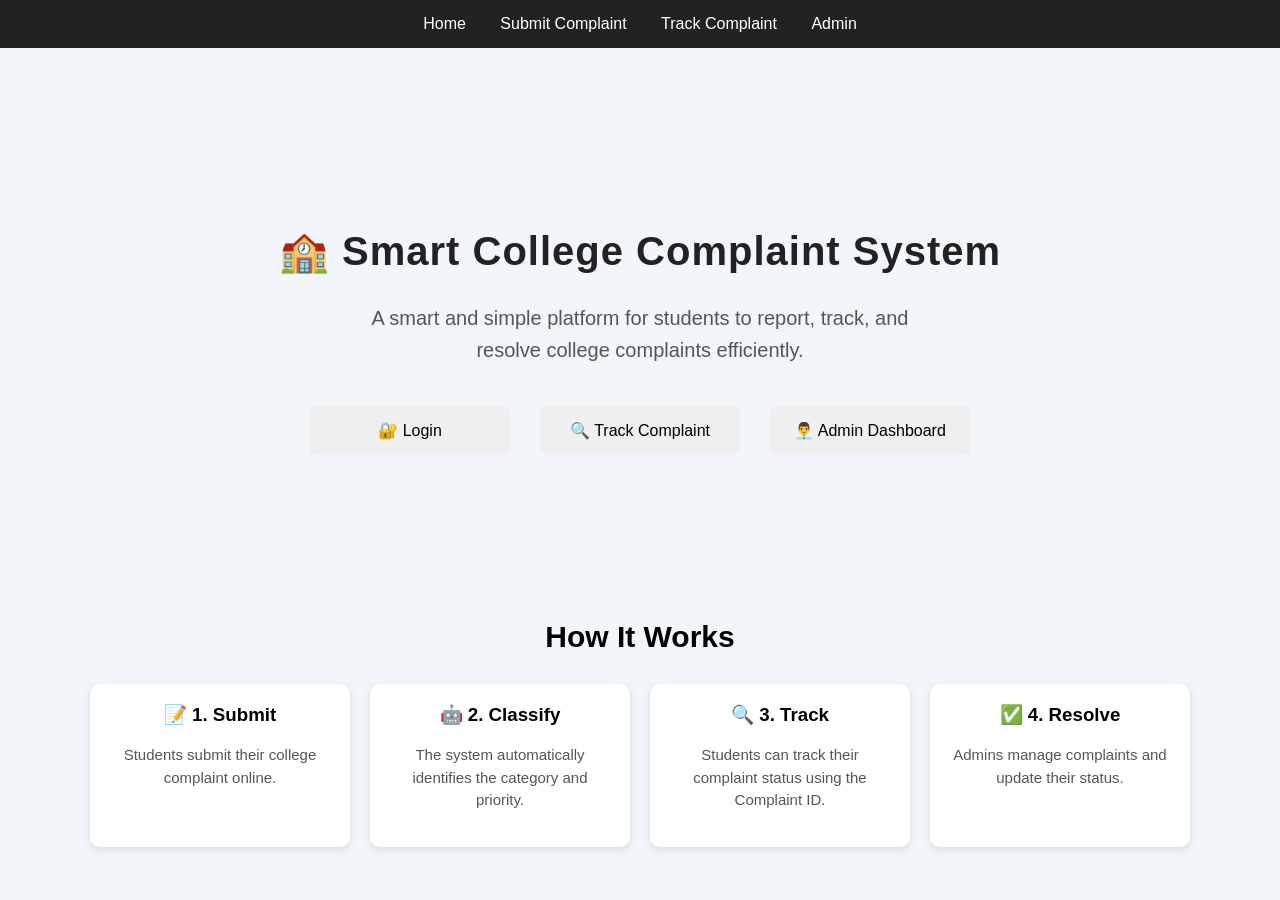
<file: index.html>
<!DOCTYPE html>
<html>
<head>
    <title>Smart College Complaint System</title>
    <link rel="stylesheet" href="style.css">
</head>

<body>

    <nav>
        <a href="index.html">Home</a>
        <a href="student.html">Submit Complaint</a>
        <a href="track.html">Track Complaint</a>
        <a href="admin.html">Admin</a>
    </nav>

    <div class="hero">

        <h1>🏫 Smart College Complaint System</h1>

       <p>
    A smart and simple platform for students to report,
    track, and resolve college complaints efficiently.
</p>

        <div class="buttons">

           <button onclick="window.location.href='login.html'">
                  🔐 Login
              </button>
            

            <button onclick="window.location.href='track.html'">
                🔍 Track Complaint
            </button>

            <button onclick="window.location.href='admin.html'">
                👨‍💼 Admin Dashboard
            </button>

        </div>

    </div>
    <div class="how-it-works">

    <h2>How It Works</h2>

    <div class="steps">

        <div class="step">
            <h3>📝 1. Submit</h3>
            <p>Students submit their college complaint online.</p>
        </div>

        <div class="step">
            <h3>🤖 2. Classify</h3>
            <p>The system automatically identifies the category and priority.</p>
        </div>

        <div class="step">
            <h3>🔍 3. Track</h3>
            <p>Students can track their complaint status using the Complaint ID.</p>
        </div>

        <div class="step">
            <h3>✅ 4. Resolve</h3>
            <p>Admins manage complaints and update their status.</p>
        </div>

    </div>

</div>

</body>
</html>
</file>
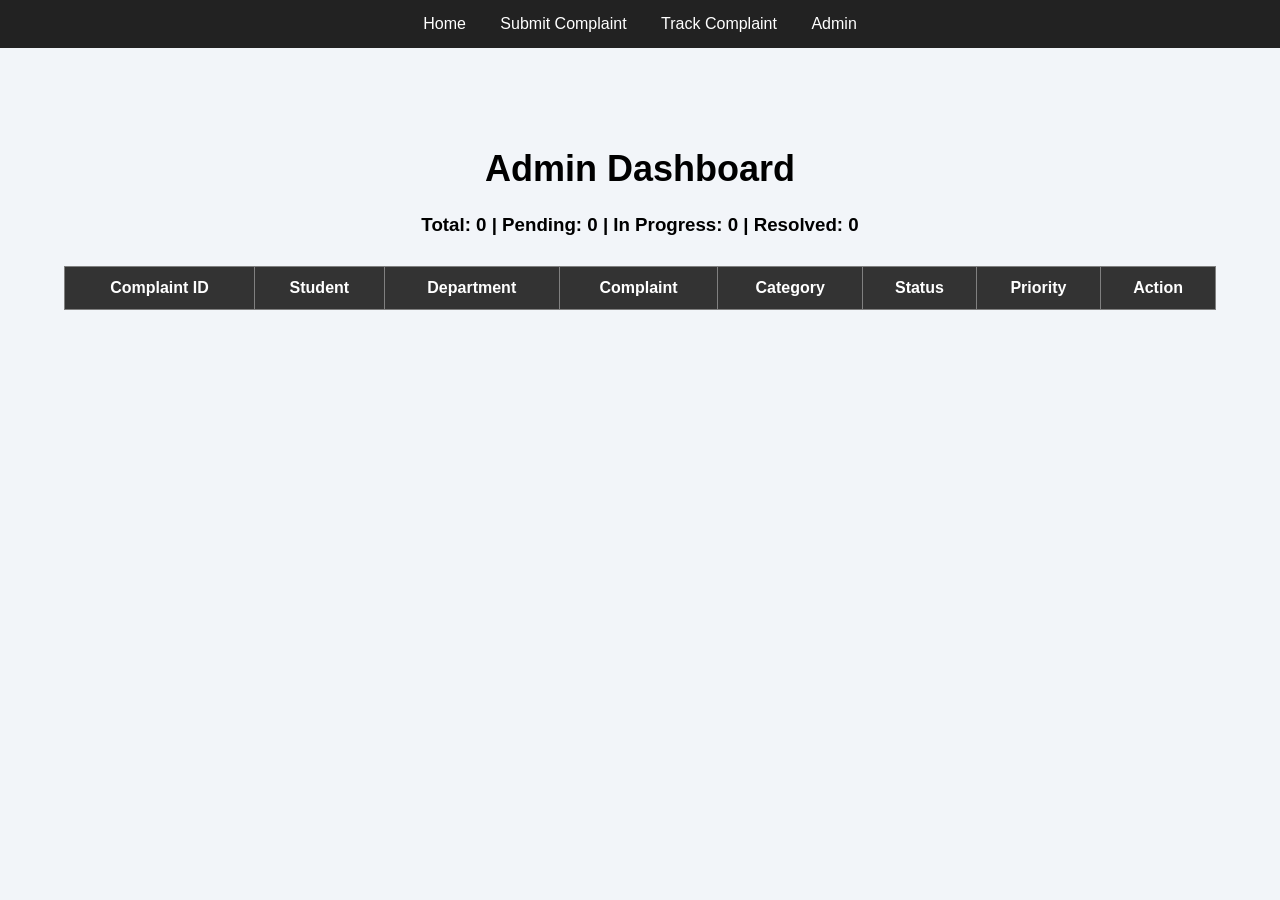
<file: admin.html>
<!DOCTYPE html>
<html>

<head>
    <title>Admin Dashboard</title>
    <link rel="stylesheet" href="style.css">
</head>

<body>
    <nav>

    <a href="index.html">Home</a>

    <a href="student.html">Submit Complaint</a>

    <a href="track.html">Track Complaint</a>

    <a href="admin.html">Admin</a>

</nav>

    <h1>Admin Dashboard</h1>

    <div id="summary"></div>

    <table border="1" cellpadding="10" align="center">

        <thead>
            <tr>
                <th>Complaint ID</th>
                <th>Student</th>
                <th>Department</th>
                <th>Complaint</th>
                <th>Category</th>
                <th>Status</th>
                <th>Priority</th>
                <th>Action</th>
            </tr>
        </thead>

        <tbody id="complaintTable">
        </tbody>

    </table>

    <script>

        let complaints =
            JSON.parse(localStorage.getItem("complaints")) || [];

        let table =
            document.getElementById("complaintTable");


        // Show dashboard summary
        function showSummary() {

            let total = complaints.length;

            let pending = complaints.filter(function(item) {
                return item.status === "Pending";
            }).length;

            let progress = complaints.filter(function(item) {
                return item.status === "In Progress";
            }).length;

            let resolved = complaints.filter(function(item) {
                return item.status === "Resolved";
            }).length;

            document.getElementById("summary").innerHTML =
                "<h3>Total: " + total +
                " | Pending: " + pending +
                " | In Progress: " + progress +
                " | Resolved: " + resolved +
                "</h3>";
        }


        // Display complaints
        function displayComplaints() {

            table.innerHTML = "";

            complaints.forEach(function(item, index) {

                let row = table.insertRow();

                row.insertCell(0).innerText = item.id;
                row.insertCell(1).innerText = item.name;
                row.insertCell(2).innerText = item.department;
                row.insertCell(3).innerText = item.complaint;
                row.insertCell(4).innerText = item.category;
                let statusCell = row.insertCell(5);

let statusClass = "";

if (item.status === "Pending") {
    statusClass = "pending";
}
else if (item.status === "In Progress") {
    statusClass = "progress";
}
else if (item.status === "Resolved") {
    statusClass = "resolved";
}

statusCell.innerHTML =
    "<span class='status " + statusClass + "'>" +
    item.status +
    "</span>";


                // Priority
                let priorityCell = row.insertCell(6);

                let priority = item.priority || "Low";

                let priorityClass = priority.toLowerCase();

priorityCell.innerHTML =
    "<span class='priority " + priorityClass + "'>" +
    priority +
    "</span>";


                // Action
                let actionCell = row.insertCell(7);

                let select =
                    document.createElement("select");

                let statuses = [
                    "Pending",
                    "In Progress",
                    "Resolved"
                ];


                statuses.forEach(function(status) {

                    let option =
                        document.createElement("option");

                    option.value = status;
                    option.text = status;

                    if (item.status === status) {
                        option.selected = true;
                    }

                    select.appendChild(option);

                });


                // Change status
                select.addEventListener("change", function() {

                    complaints[index].status =
                        this.value;

                    localStorage.setItem(
                        "complaints",
                        JSON.stringify(complaints)
                    );

                    displayComplaints();
                    showSummary();

                });


                actionCell.appendChild(select);

            });

        }


        // Start dashboard
        displayComplaints();
        showSummary();

    </script>

</body>

</html>
</file>
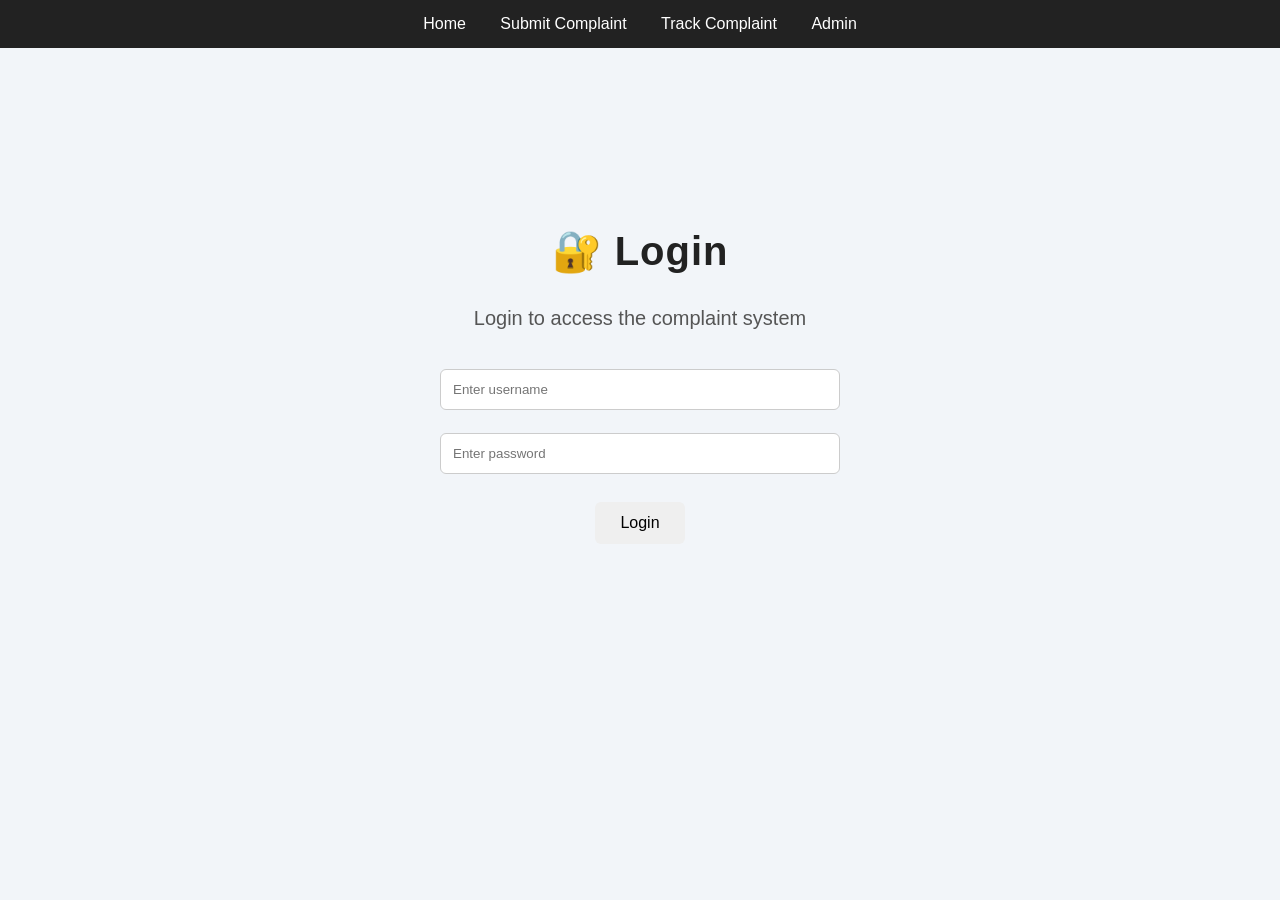
<file: login.html>
<!DOCTYPE html>
<html>

<head>
    <title>Login - Smart Complaint System</title>
    <link rel="stylesheet" href="style.css">
</head>

<body>

    <nav>
        <a href="index.html">Home</a>
        <a href="student.html">Submit Complaint</a>
        <a href="track.html">Track Complaint</a>
        <a href="admin.html">Admin</a>
    </nav>

    <div class="hero">

        <h1>🔐 Login</h1>

        <p>Login to access the complaint system</p>

        <input
            type="text"
            id="username"
            placeholder="Enter username"
        >

        <br><br>

        <input
            type="password"
            id="password"
            placeholder="Enter password"
        >

        <br><br>

        <button onclick="login()">
            Login
        </button>

        <p id="message"></p>

    </div>

    <script>

        function login() {

            let username =
                document.getElementById("username").value;

            let password =
                document.getElementById("password").value;

            if (username === "student" && password === "1234") {

                window.location.href = "student.html";

            }

            else if (username === "admin" && password === "admin123") {

                window.location.href = "admin.html";

            }

            else {

                document.getElementById("message").innerText =
                    "❌ Invalid username or password";

            }
        }

    </script>

</body>

</html>
</file>
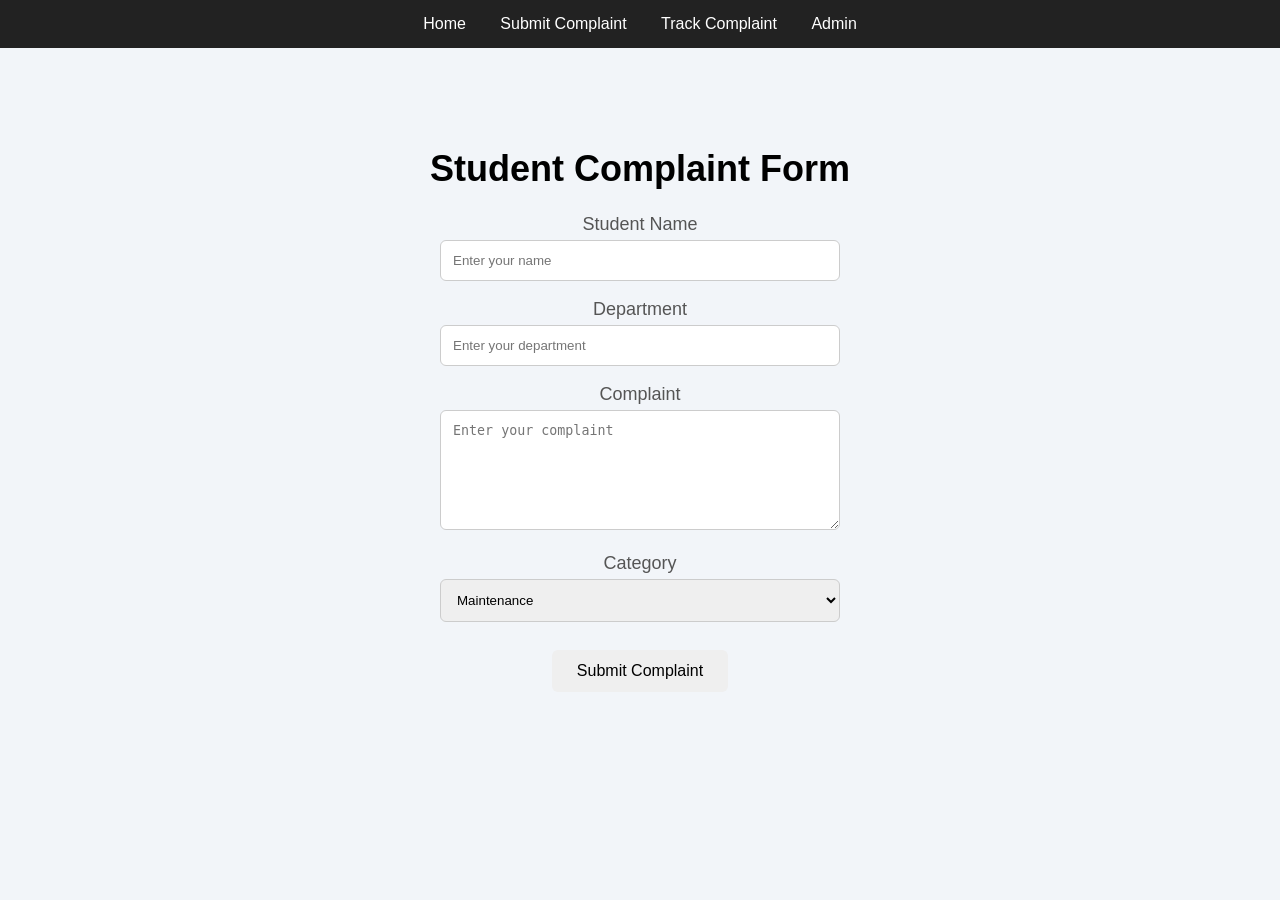
<file: student.html>
<!DOCTYPE html>
<html>

<head>
    <title>Student Complaint</title>
    <link rel="stylesheet" href="style.css">
</head>

<body>
    <nav>

    <a href="index.html">Home</a>

    <a href="student.html">Submit Complaint</a>

    <a href="track.html">Track Complaint</a>

    <a href="admin.html">Admin</a>

</nav>

    <h1>Student Complaint Form</h1>

    <form>

        <p>
            <label>Student Name</label><br>
            <input type="text" placeholder="Enter your name">
        </p>

        <p>
            <label>Department</label><br>
            <input type="text" placeholder="Enter your department">
        </p>

        <p>
            <label>Complaint</label><br>
            <textarea placeholder="Enter your complaint"></textarea>
        </p>

        <p>
            <label>Category</label><br>

            <select>
                <option>Maintenance</option>
                <option>Academics</option>
                <option>Hostel</option>
                <option>Transport</option>
                <option>Internet / Wi-Fi</option>
            </select>
        </p>

        <button type="submit">Submit Complaint</button>

    </form>
    <script src="script.js"></script>

</body>

</html>
</file>
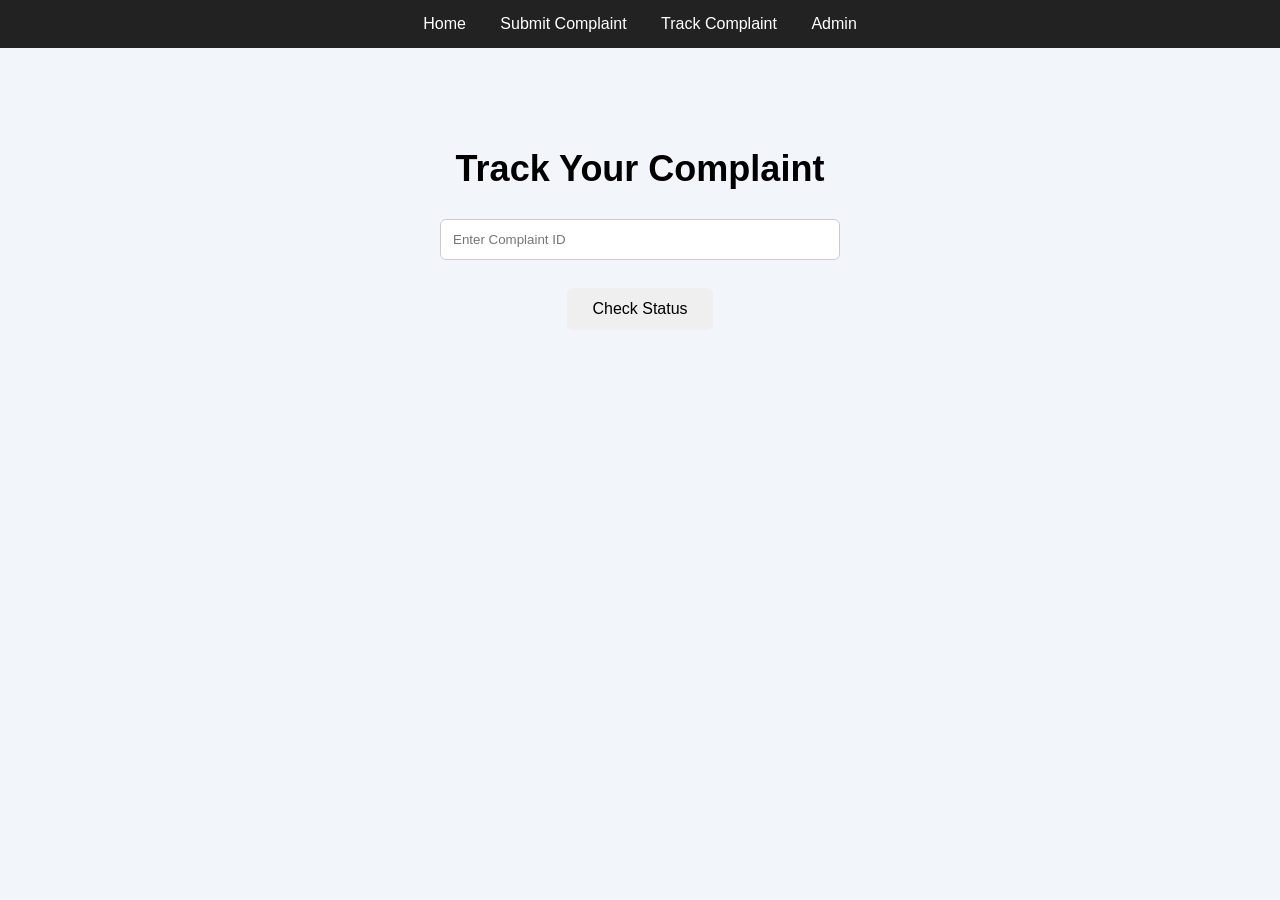
<file: track.html>
<!DOCTYPE html>
<html>

<head>
    <title>Track Complaint</title>
    <link rel="stylesheet" href="style.css">
</head>

<body>
    <nav>

    <a href="index.html">Home</a>

    <a href="student.html">Submit Complaint</a>

    <a href="track.html">Track Complaint</a>

    <a href="admin.html">Admin</a>

</nav>

    <h1>Track Your Complaint</h1>

    <input
        type="text"
        id="complaintId"
        placeholder="Enter Complaint ID"
    >

    <br><br>

    <button onclick="trackComplaint()">
        Check Status
    </button>

    <div id="result"></div>


    <script>

        function trackComplaint() {

            let id = document.getElementById("complaintId").value;

            let complaints =
                JSON.parse(localStorage.getItem("complaints")) || [];

            let complaint = complaints.find(function(item) {

                return item.id === id;

            });

            let result = document.getElementById("result");

            if (complaint) {

                result.innerHTML =
                    "<h2>Complaint Found</h2>" +
                    "<p><b>Complaint:</b> " +
                    complaint.complaint + "</p>" +

                    "<p><b>Category:</b> " +
                    complaint.category + "</p>" +

                    "<p><b>Status:</b> " +
                    complaint.status + "</p>";

            } else {

                result.innerHTML =
                    "<p>Complaint ID not found.</p>";

            }

        }

    </script>

</body>

</html>
</file>
<file: style.css>
body {
    font-family: Arial, sans-serif;
    background-color: #f2f5f9;
    text-align: center;
    margin: 0;
    padding: 0;
}

h1 {
    margin-top: 100px;
    font-size: 36px;
}

p {
    font-size: 18px;
    color: #555;
}

button {
    padding: 12px 25px;
    margin: 10px;
    border: none;
    border-radius: 6px;
    font-size: 16px;
    cursor: pointer;
}

button:hover {
    opacity: 0.8;
}
input,
textarea,
select {
    width: 80%;
    max-width: 400px;
    padding: 12px;
    margin-top: 5px;
    border: 1px solid #ccc;
    border-radius: 6px;
    box-sizing: border-box;
}

textarea {
    height: 120px;
    resize: vertical;
}

table {
    width: 90%;
    margin-top: 30px;
    border-collapse: collapse;
    background-color: white;
}

th {
    padding: 12px;
    background-color: #333;
    color: white;
}

td {
    padding: 10px;
}

@media (max-width: 600px) {

    h1 {
        font-size: 28px;
        margin-top: 50px;
    }

    button {
        width: 80%;
        max-width: 300px;
    }

    table {
        font-size: 12px;
    }

    th,
    td {
        padding: 6px;
    }

}
nav {
    background-color: #222;
    padding: 15px;
    text-align: center;
}

nav a {
    color: white;
    text-decoration: none;
    margin: 0 15px;
    font-size: 16px;
}

nav a:hover {
    text-decoration: underline;
}
.hero {
    padding: 80px 20px;
    text-align: center;
}

.hero h1 {
    font-size: 40px;
    color: #222;
}

.hero p {
    font-size: 20px;
    color: #555;
    margin-bottom: 30px;
}

.buttons {
    display: flex;
    justify-content: center;
    flex-wrap: wrap;
    gap: 10px;
}

.buttons button {
    min-width: 200px;
    padding: 15px 20px;
    font-size: 16px;
}

@media (max-width: 600px) {

    .hero {
        padding: 50px 15px;
    }

    .hero h1 {
        font-size: 28px;
    }

    .hero p {
        font-size: 16px;
    }

    .buttons {
        flex-direction: column;
        align-items: center;
    }

    .buttons button {
        width: 90%;
    }
}
.status {
    padding: 6px 10px;
    border-radius: 15px;
    font-weight: bold;
}

.pending {
    background-color: #fff3cd;
    color: #856404;
}

.progress {
    background-color: #cfe2ff;
    color: #084298;
}

.resolved {
    background-color: #d1e7dd;
    color: #0f5132;
}

.priority {
    padding: 6px 10px;
    border-radius: 15px;
    font-weight: bold;
}

.high {
    background-color: #f8d7da;
    color: #842029;
}

.medium {
    background-color: #ffe5b4;
    color: #7a4100;
}

.low {
    background-color: #d1e7dd;
    color: #0f5132;
}
.hero h1 {
    font-weight: 700;
    letter-spacing: 1px;
}

.hero p {
    max-width: 600px;
    margin-left: auto;
    margin-right: auto;
    line-height: 1.6;
}

button {
    transition: transform 0.2s ease, box-shadow 0.2s ease;
}

button:hover {
    transform: translateY(-2px);
    box-shadow: 0 5px 15px rgba(0, 0, 0, 0.15);
}

nav a {
    transition: opacity 0.2s ease;
}

nav a:hover {
    opacity: 0.7;
}
.how-it-works {
    text-align: center;
    padding: 50px 20px;
}

.how-it-works h2 {
    font-size: 30px;
    margin-bottom: 30px;
}

.steps {
    display: flex;
    justify-content: center;
    gap: 20px;
    flex-wrap: wrap;
}

.step {
    width: 220px;
    padding: 20px;
    background-color: white;
    border-radius: 10px;
    box-shadow: 0 3px 10px rgba(0, 0, 0, 0.1);
}

.step h3 {
    margin-top: 0;
}

.step p {
    font-size: 15px;
    line-height: 1.5;
}

@media (max-width: 600px) {

    .step {
        width: 80%;
        max-width: 300px;
    }

}
</file>
